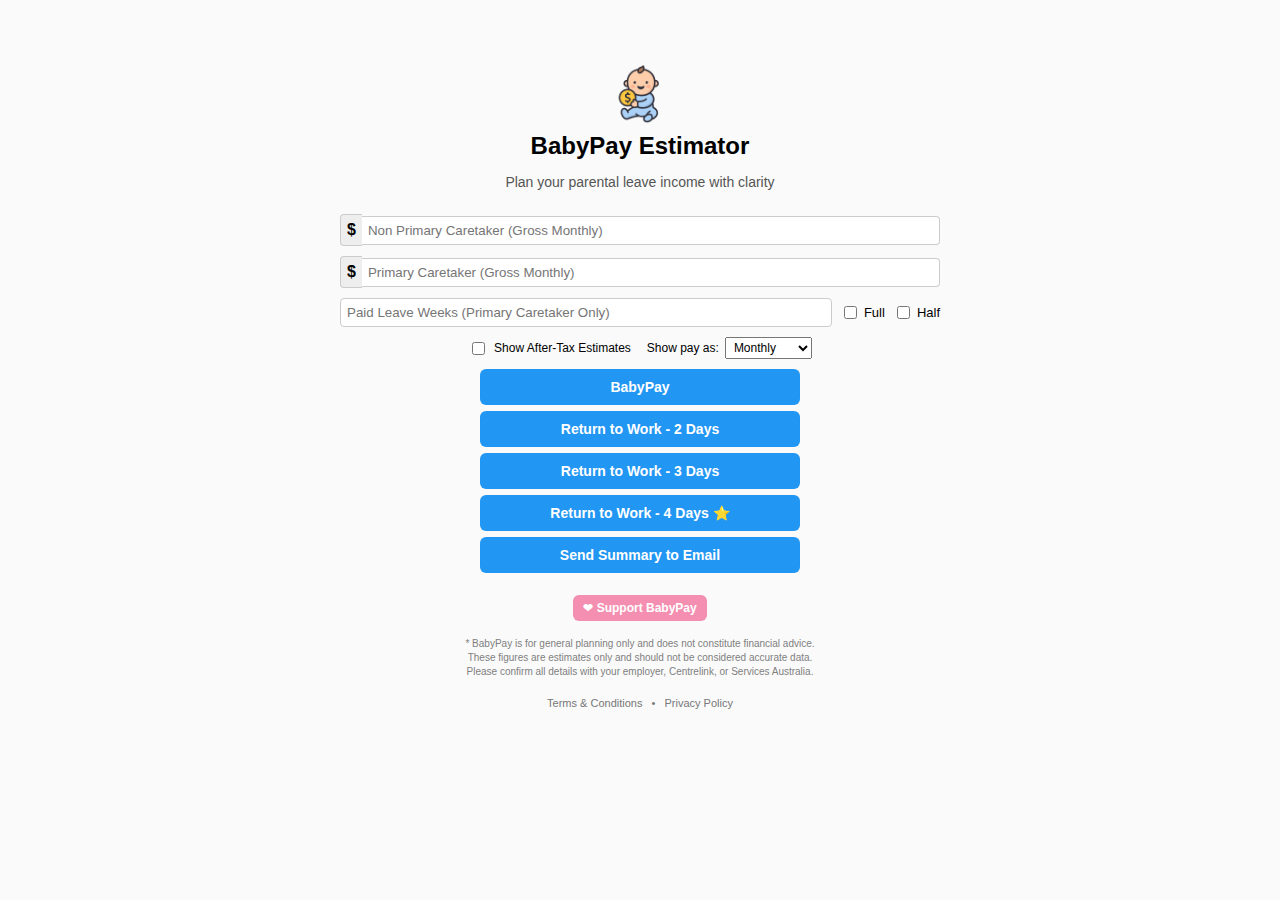
<file: index.html>
<!DOCTYPE html>
<html lang="en">
<head>
  <meta charset="UTF-8" />
  <meta name="viewport" content="width=device-width, initial-scale=1.0" />
  <title>BabyPay – Parental Leave Estimator</title>
  <link rel="icon" href="icon.png" type="image/png" />

  <!-- (Optional) Google Analytics – keep or remove as you wish -->
  <!--
  <script async src="https://www.googletagmanager.com/gtag/js?id=G-4BB529LTKE"></script>
  <script>
    window.dataLayer = window.dataLayer || [];
    function gtag(){dataLayer.push(arguments);}
    gtag('js', new Date());
    gtag('config', 'G-4BB529LTKE');
  </script>
  -->

  <style>
    body {
      font-family: Arial, sans-serif;
      max-width: 600px;
      margin: 40px auto;
      padding: 24px;
      text-align: center;
      background-color: #fafafa;
    }

    header img {
      width: 60px;
      display: block;
      margin: 0 auto 8px auto;
    }

    h1 {
      font-size: 24px;
      margin: 8px 0 4px 0;
    }

    p.subtitle {
      font-size: 14px;
      color: #555;
      margin-bottom: 24px;
    }

    .input-group {
      display: flex;
      align-items: center;
      margin-bottom: 10px;
    }

    .input-group span {
      padding: 6px;
      background-color: #eee;
      border: 1px solid #ccc;
      border-right: none;
      border-radius: 4px 0 0 4px;
      font-weight: bold;
    }

    .input-group input {
      width: 100%;
      padding: 6px;
      border: 1px solid #ccc;
      border-radius: 0 4px 4px 0;
      border-left: none;
      box-sizing: border-box;
    }

    .inline-row {
      display: flex;
      justify-content: space-between;
      align-items: center;
      gap: 8px;
      margin-bottom: 10px;
    }

    .inline-row input[type="number"] {
      flex: 1;
      padding: 6px;
      border: 1px solid #ccc;
      border-radius: 4px;
    }

    .pay-type-options {
      display: flex;
      gap: 8px;
      justify-content: center;
      font-size: 13px;
    }

    .pay-type-options label {
      display: flex;
      align-items: center;
      gap: 4px;
    }

    .tax-toggle {
      font-size: 12px;
      margin-bottom: 10px;
    }

    .tax-toggle-row {
      display: flex;
      justify-content: center;
      align-items: center;
      gap: 16px;
      flex-wrap: wrap;
    }

    .tax-toggle-row label {
      display: inline-flex;
      align-items: center;
      gap: 6px;
    }

    .tax-toggle-row select {
      padding: 2px 4px;
      font-size: 12px;
    }

    button {
      padding: 10px 16px;
      width: 100%;
      max-width: 320px;
      margin: 6px auto;
      background-color: #2196F3;
      color: white;
      border: none;
      font-weight: bold;
      border-radius: 6px;
      cursor: pointer;
      font-size: 14px;
      display: block;
    }

    button:hover {
      background-color: #1976D2;
    }

    #result {
      margin-top: 12px;
      font-size: 13px;
      text-align: left;
    }

    .disclaimer {
      font-size: 10px;
      color: gray;
      margin-top: 16px;
      line-height: 1.4;
    }

    /* Product Section */
    .product-section {
      margin-top: 18px;
      text-align: left;
      width: 100%;
      max-width: 600px;
      margin-left: auto;
      margin-right: auto;
      opacity: 0;
      transform: translateY(4px);
      display: none;
      transition: opacity 1.1s ease 0.25s, transform 1.1s ease 0.25s;
    }

    .product-section.visible {
      opacity: 1;
      transform: translateY(0);
    }

    .product-section-title {
      font-size: 12px;
      text-transform: uppercase;
      letter-spacing: 0.06em;
      color: #888;
      margin-bottom: 6px;
      text-align: left;
    }

    .product-card-list {
      display: flex;
      flex-direction: column;
      gap: 6px;
    }

    .product-card {
      display: flex;
      align-items: center;
      gap: 8px;
      padding: 8px 10px;
      border-radius: 8px;
      background-color: #ffffff;
      border: 1px solid #e5e5e5;
      font-size: 12px;
      transition: all 0.15s ease;
    }

    .product-card:hover {
      transform: translateY(-3px);
      box-shadow: 0 4px 12px rgba(0,0,0,0.12);
      border-color: #dcdcdc;
      background-color: #fafafa;
    }

    .product-card-thumb {
      width: 32px;
      height: auto;
      border-radius: 4px;
      object-fit: contain;
    }

    .product-card-title {
      font-weight: bold;
      font-size: 12px;
      margin: 0 0 2px 0;
    }

    .product-card-desc {
      font-size: 11px;
      color: #666;
      margin: 0 0 2px 0;
    }

    .product-card-link {
      font-size: 11.5px;
      color: #777;
      text-decoration: none;
    }

    .product-card-link:hover {
      color: #1976D2;
      text-decoration: underline;
    }

    .sponsor {
      margin-top: 22px;
    }

    .sponsor a {
      display: inline-block;
      background-color: #F48FB1;
      color: white;
      text-decoration: none;
      padding: 6px 10px;
      border-radius: 6px;
      font-size: 12px;
      font-weight: bold;
      transition: background-color 0.2s ease;
    }

    .sponsor a:hover {
      background-color: #EC407A;
    }

    /* Info Modal for tax breakdown */
    #userTaxModal {
      position: fixed;
      top: 0;
      left: 0;
      width: 100%;
      height: 100%;
      background: rgba(0,0,0,0.55);
      display: none;
      justify-content: center;
      align-items: center;
      z-index: 1000;
    }

    #userTaxModalContent {
      background: white;
      padding: 20px;
      border-radius: 8px;
      width: 280px;
      text-align: left;
      font-size: 13px;
    }

    .info-icon {
      cursor: pointer;
    }

    .footer-links {
      margin-top: 18px;
      font-size: 11px;
      color: #777;
    }

    .footer-links a {
      color: #777;
      text-decoration: none;
      margin: 0 6px;
    }

    .footer-links a:hover {
      text-decoration: underline;
      color: #444;
    }
  </style>
</head>

<body>
  <header>
    <img src="icon.png" alt="BabyPay Logo" />
    <h1>BabyPay Estimator</h1>
    <p class="subtitle">Plan your parental leave income with clarity</p>
  </header>

  <!-- Income inputs -->
  <div class="input-group">
    <span>$</span>
    <input id="userIncome" type="number" placeholder="Non Primary Caretaker (Gross Monthly)" />
  </div>

  <div class="input-group">
    <span>$</span>
    <input id="wifeIncome" type="number" placeholder="Primary Caretaker (Gross Monthly)" />
  </div>

  <div class="inline-row">
    <input id="paidWeeks" type="number" placeholder="Paid Leave Weeks (Primary Caretaker Only)" />
    <div class="pay-type-options">
      <label><input type="checkbox" id="fullPay"> Full</label>
      <label><input type="checkbox" id="halfPay"> Half</label>
    </div>
  </div>

  <!-- After-tax + frequency row -->
  <div class="tax-toggle">
    <div class="tax-toggle-row">
      <label>
        <input type="checkbox" id="showAfterTax" />
        <span>Show After-Tax Estimates</span>
      </label>

      <label for="payFrequency">
        Show pay as:
        <select id="payFrequency">
          <option value="monthly">Monthly</option>
          <option value="fortnightly">Fortnightly</option>
          <option value="weekly">Weekly</option>
        </select>
      </label>
    </div>
  </div>

  <!-- Action buttons -->
  <button id="calculate">BabyPay</button>
  <button id="return2">Return to Work - 2 Days</button>
  <button id="return3">Return to Work - 3 Days</button>
  <button id="return4">Return to Work - 4 Days ⭐</button>

  <!-- NEW: Send Summary button -->
  <button id="sendSummaryBtn">Send Summary to Email</button>

  <!-- Results area -->
  <div id="result"></div>

  <!-- Support + affiliate section -->
  <div class="sponsor">
    <a href="https://ko-fi.com/babypay" target="_blank">&#10084; Support BabyPay</a>
  </div>

  <div class="product-section" style="display:none;">
    <div class="product-section-title">Recommended by BabyPay (Affiliate)</div>
    <div class="product-card-list">

      <div class="product-card">
        <img src="babypaygift.png" class="product-card-thumb" alt="Baby wishlist icon" />
        <div>
          <p class="product-card-title">Amazon Baby Wishlist Creation</p>
          <p class="product-card-desc">Create a free wishlist to share with friends and family.</p>
          <a href="http://www.amazon.com.au/baby-reg" target="_blank" class="product-card-link">View on Amazon</a>
        </div>
      </div>

      <div class="product-card">
        <img src="babypaybook.png" class="product-card-thumb" alt="Barefoot Investor book icon" />
        <div>
          <p class="product-card-title">The Barefoot Investor for Families</p>
          <p class="product-card-desc">Australia’s favourite money guide for new parents.</p>
          <a href="https://amzn.to/4riY0DQ" target="_blank" class="product-card-link">View on Amazon</a>
        </div>
      </div>

      <div class="product-card">
        <img src="babypayheadphones.png" class="product-card-thumb" alt="Audible headphones icon" />
        <div>
          <p class="product-card-title">Audible Free Trial</p>
          <p class="product-card-desc">Listen during late-night feeds or pram walks.</p>
          <a href="https://www.amazon.com.au/hz/audible/mlp/membership/premiumplus" target="_blank" class="product-card-link">View on Amazon</a>
        </div>
      </div>

    </div>
  </div>

  <p class="disclaimer">
    * BabyPay is for general planning only and does not constitute financial advice.<br>
    These figures are estimates only and should not be considered accurate data.<br>
    Please confirm all details with your employer, Centrelink, or Services Australia.
  </p>

  <!-- Footer: Terms + Privacy -->
  <div class="footer-links">
    <a href="terms.html">Terms &amp; Conditions</a> •
    <a href="privacy.html">Privacy Policy</a>
  </div>

  <!-- Tax Breakdown Modal -->
  <div id="userTaxModal">
    <div id="userTaxModalContent"></div>
  </div>

  <!-- NEW: Send Summary Modal -->
  <div id="sendSummaryModal" style="
    display:none;
    position:fixed;
    inset:0;
    background:rgba(0,0,0,0.55);
    justify-content:center;
    align-items:center;
    z-index:9999;
  ">
    <div style="
      background:#fff;
      padding:20px;
      border-radius:10px;
      width:320px;
      max-width:90%;
      text-align:left;
      box-shadow:0 6px 18px rgba(0,0,0,0.18);
    ">
      <h3 style="margin-top:0;">Send this BabyPay summary</h3>
      <p style="font-size:13px; margin-bottom:10px;">
        Enter your email and we’ll send you this summary and subscribe you to BabyPay updates.
      </p>

      <form id="sendSummaryForm">
        <input
          type="email"
          id="summaryEmail"
          name="email"
          placeholder="you@example.com"
          required
          style="width:100%; padding:8px; margin-bottom:6px; box-sizing:border-box;"
        />
        <small style="display:block; font-size:11px; color:#666; margin-bottom:8px;">
          You’ll get this summary and occasional BabyPay emails. Unsubscribe anytime.
        </small>
        <button type="submit" style="width:100%; padding:10px;">
          Send my summary
        </button>
      </form>

      <button
        id="closeSummaryModal"
        style="margin-top:8px; width:100%; background:#ccc; border:none; padding:8px; color:#000;"
      >
        Cancel
      </button>
    </div>
  </div>

  <!-- Frontend wiring for Send Summary -->
  <script>
  document.addEventListener("DOMContentLoaded", () => {
    const sendBtn = document.getElementById("sendSummaryBtn");
    const modal = document.getElementById("sendSummaryModal");
    const closeBtn = document.getElementById("closeSummaryModal");
    const form = document.getElementById("sendSummaryForm");
    const resultEl = document.getElementById("result");

    if (!sendBtn || !modal || !closeBtn || !form || !resultEl) {
      return;
    }

    // Open modal only if there is a summary
    sendBtn.addEventListener("click", () => {
      const summaryText = resultEl.innerText.trim();
      if (!summaryText) {
        alert("Run BabyPay first so we have a summary to send.");
        return;
      }
      modal.style.display = "flex";
    });

    // Close modal
    const closeModal = () => {
      modal.style.display = "none";
    };

    closeBtn.addEventListener("click", closeModal);
    modal.addEventListener("click", (e) => {
      if (e.target === modal) closeModal();
    });

    // Handle submit: send to Cloudflare Worker backend
    form.addEventListener("submit", async (e) => {
      e.preventDefault();

      const email = document.getElementById("summaryEmail").value.trim();
      const summaryText = resultEl.innerText.trim();

      if (!email || !summaryText) {
        alert("Missing email or summary.");
        return;
      }

      try {
        const response = await fetch("https://ancient-forest-4a66.phrasesmedia.workers.dev/send-summary", {
          method: "POST",
          headers: { "Content-Type": "application/json" },
          body: JSON.stringify({
            email,
            summary: summaryText,
            source: "babypay-summary"
          })
        });

        if (!response.ok) {
          throw new Error("Request failed");
        }

        alert("Summary on the way! Please check your inbox.");
        closeModal();
        form.reset();
      } catch (err) {
        console.error(err);
        alert("Sorry, something went wrong sending your summary. Please try again later.");
      }
    });
  });
  </script>

  <!-- Scripts -->
  <script src="popup.js"></script>
  <!-- calendar-pdf.js removed now that we use email summaries instead -->
</body>
</html>
</file>
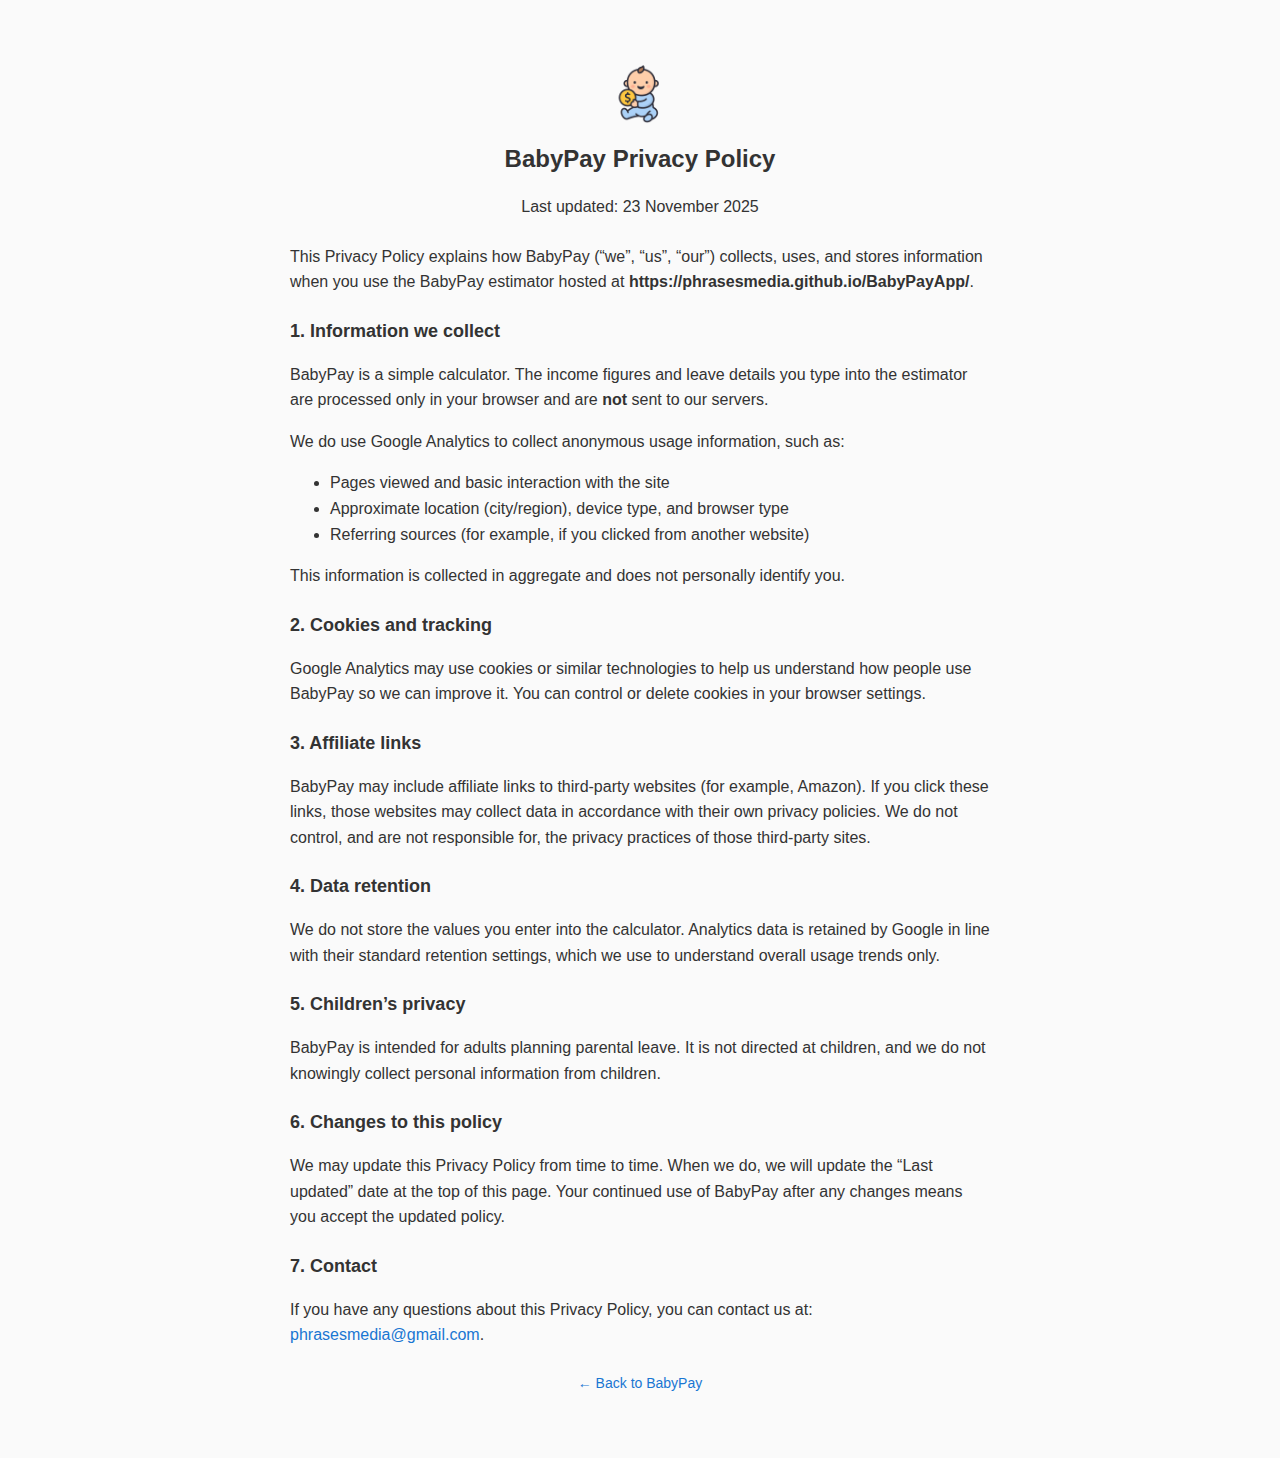
<file: privacy.html>
<!DOCTYPE html>
<html lang="en">
<head>
  <meta charset="UTF-8" />
  <meta name="viewport" content="width=device-width, initial-scale=1.0" />
  <title>BabyPay – Privacy Policy</title>
  <link rel="icon" href="icon.png" type="image/png" />
  <style>
    body {
      font-family: Arial, sans-serif;
      max-width: 700px;
      margin: 40px auto;
      padding: 24px;
      background-color: #fafafa;
      color: #333;
      line-height: 1.6;
    }
    header {
      text-align: center;
      margin-bottom: 24px;
    }
    header img {
      width: 60px;
    }
    h1 {
      font-size: 24px;
      margin: 8px 0 4px 0;
      text-align: center;
    }
    h2 {
      font-size: 18px;
      margin-top: 22px;
    }
    a {
      color: #1976D2;
      text-decoration: none;
    }
    a:hover {
      text-decoration: underline;
    }
    .back-link {
      margin-top: 24px;
      text-align: center;
      font-size: 14px;
    }
  </style>
</head>
<body>
  <header>
    <img src="icon.png" alt="BabyPay Logo" />
    <h1>BabyPay Privacy Policy</h1>
    <p>Last updated: 23 November 2025</p>
  </header>

  <p>
    This Privacy Policy explains how BabyPay (“we”, “us”, “our”) collects, uses, and stores
    information when you use the BabyPay estimator hosted at
    <strong>https://phrasesmedia.github.io/BabyPayApp/</strong>.
  </p>

  <h2>1. Information we collect</h2>
  <p>
    BabyPay is a simple calculator. The income figures and leave details you type into the
    estimator are processed only in your browser and are <strong>not</strong> sent to our servers.
  </p>
  <p>
    We do use Google Analytics to collect anonymous usage information, such as:
  </p>
  <ul>
    <li>Pages viewed and basic interaction with the site</li>
    <li>Approximate location (city/region), device type, and browser type</li>
    <li>Referring sources (for example, if you clicked from another website)</li>
  </ul>
  <p>
    This information is collected in aggregate and does not personally identify you.
  </p>

  <h2>2. Cookies and tracking</h2>
  <p>
    Google Analytics may use cookies or similar technologies to help us understand how people
    use BabyPay so we can improve it. You can control or delete cookies in your browser settings.
  </p>

  <h2>3. Affiliate links</h2>
  <p>
    BabyPay may include affiliate links to third-party websites (for example, Amazon).
    If you click these links, those websites may collect data in accordance with their own
    privacy policies. We do not control, and are not responsible for, the privacy practices of
    those third-party sites.
  </p>

  <h2>4. Data retention</h2>
  <p>
    We do not store the values you enter into the calculator. Analytics data is retained by
    Google in line with their standard retention settings, which we use to understand
    overall usage trends only.
  </p>

  <h2>5. Children’s privacy</h2>
  <p>
    BabyPay is intended for adults planning parental leave. It is not directed at children, and we
    do not knowingly collect personal information from children.
  </p>

  <h2>6. Changes to this policy</h2>
  <p>
    We may update this Privacy Policy from time to time. When we do, we will update the
    “Last updated” date at the top of this page. Your continued use of BabyPay after any changes
    means you accept the updated policy.
  </p>

  <h2>7. Contact</h2>
  <p>
    If you have any questions about this Privacy Policy, you can contact us at:
    <a href="mailto:phrasesmedia@gmail.com">phrasesmedia@gmail.com</a>.
  </p>

  <div class="back-link">
    <a href="index.html">← Back to BabyPay</a>
  </div>
</body>
</html>
</file>
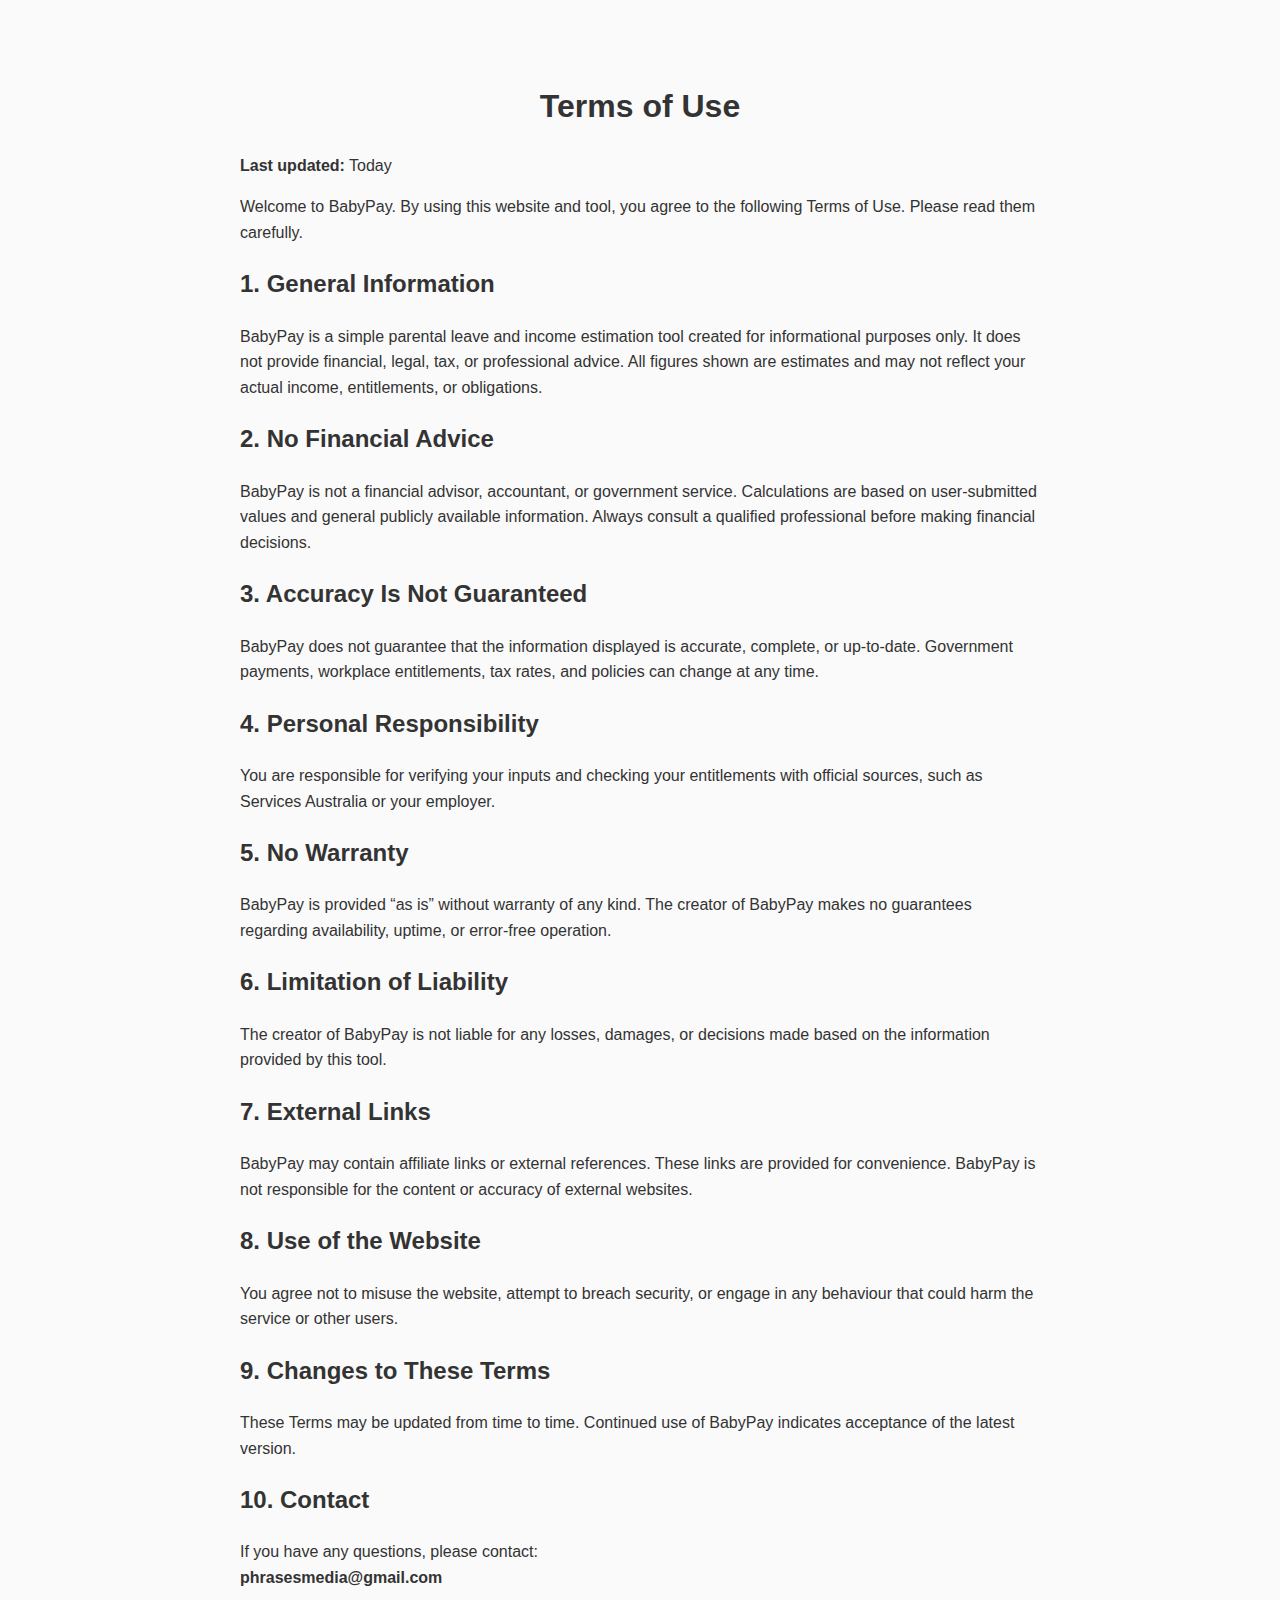
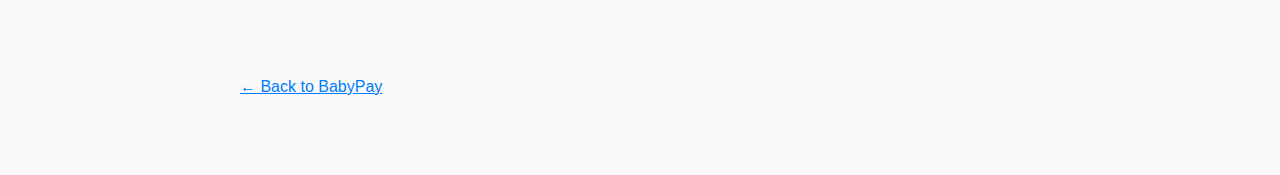
<file: terms.html>
<!DOCTYPE html>
<html lang="en">
<head>
  <meta charset="UTF-8">
  <meta name="viewport" content="width=device-width, initial-scale=1.0">
  <title>Terms of Use – BabyPay</title>
  <style>
    body {
      font-family: Arial, sans-serif;
      max-width: 800px;
      margin: 40px auto;
      padding: 20px;
      line-height: 1.6;
      background: #fafafa;
      color: #333;
    }
    h1 {
      text-align: center;
      margin-bottom: 20px;
    }
    a {
      color: #007BFF;
    }
  </style>
</head>
<body>

<h1>Terms of Use</h1>
<p><strong>Last updated:</strong> Today</p>

<p>Welcome to BabyPay. By using this website and tool, you agree to the following Terms of Use. Please read them carefully.</p>

<h2>1. General Information</h2>
<p>BabyPay is a simple parental leave and income estimation tool created for informational purposes only. It does not provide financial, legal, tax, or professional advice. All figures shown are estimates and may not reflect your actual income, entitlements, or obligations.</p>

<h2>2. No Financial Advice</h2>
<p>BabyPay is not a financial advisor, accountant, or government service. Calculations are based on user-submitted values and general publicly available information. Always consult a qualified professional before making financial decisions.</p>

<h2>3. Accuracy Is Not Guaranteed</h2>
<p>BabyPay does not guarantee that the information displayed is accurate, complete, or up-to-date. Government payments, workplace entitlements, tax rates, and policies can change at any time.</p>

<h2>4. Personal Responsibility</h2>
<p>You are responsible for verifying your inputs and checking your entitlements with official sources, such as Services Australia or your employer.</p>

<h2>5. No Warranty</h2>
<p>BabyPay is provided “as is” without warranty of any kind. The creator of BabyPay makes no guarantees regarding availability, uptime, or error-free operation.</p>

<h2>6. Limitation of Liability</h2>
<p>The creator of BabyPay is not liable for any losses, damages, or decisions made based on the information provided by this tool.</p>

<h2>7. External Links</h2>
<p>BabyPay may contain affiliate links or external references. These links are provided for convenience. BabyPay is not responsible for the content or accuracy of external websites.</p>

<h2>8. Use of the Website</h2>
<p>You agree not to misuse the website, attempt to breach security, or engage in any behaviour that could harm the service or other users.</p>

<h2>9. Changes to These Terms</h2>
<p>These Terms may be updated from time to time. Continued use of BabyPay indicates acceptance of the latest version.</p>

<h2>10. Contact</h2>
<p>If you have any questions, please contact:<br>
<strong>phrasesmedia@gmail.com</strong></p>

<br><br>
<p><a href="index.html">← Back to BabyPay</a></p>

</body>
</html>
</file>
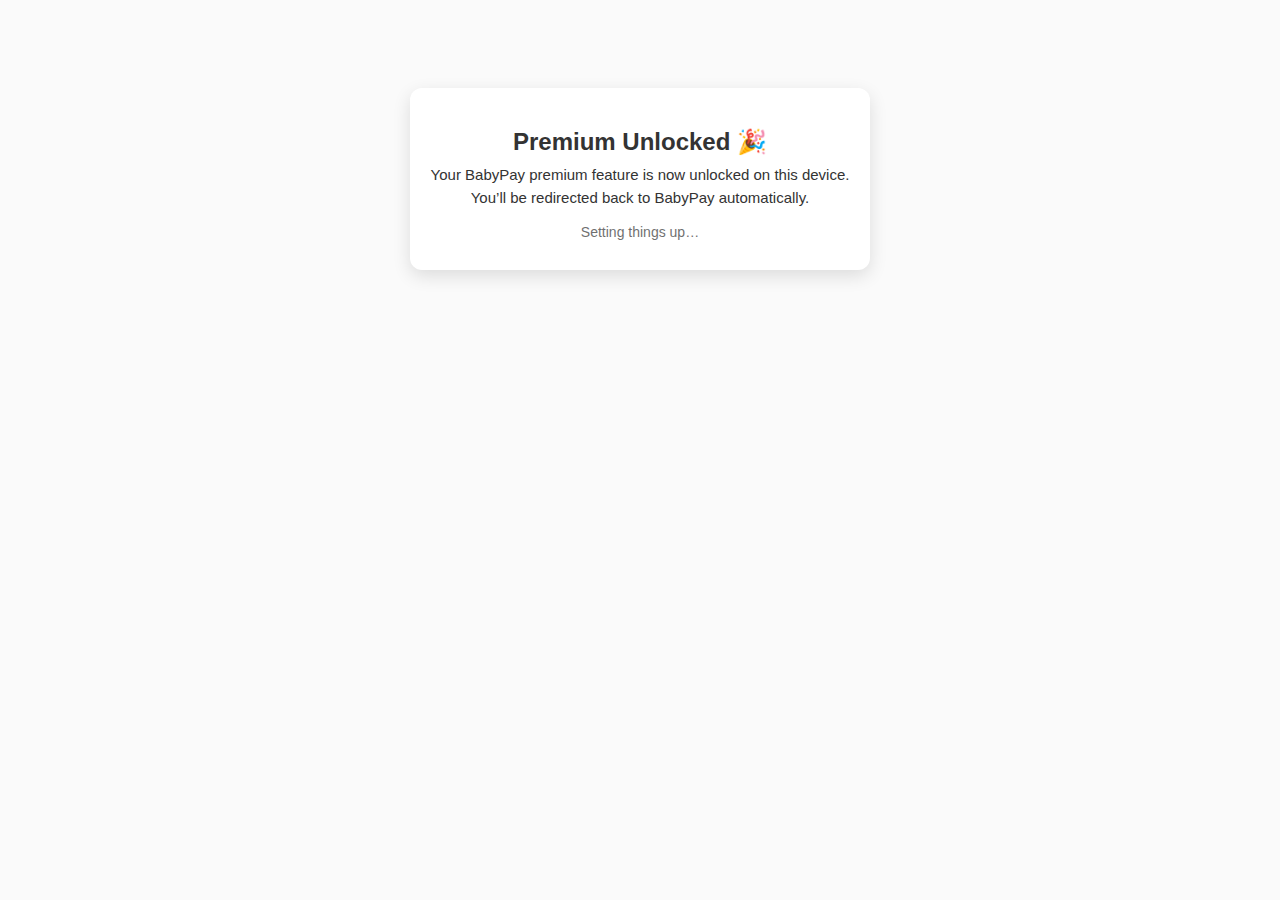
<file: unlocked.html>
<!DOCTYPE html>
<html lang="en">
<head>
  <meta charset="UTF-8" />
  <title>BabyPay – Premium Unlocked 🎉</title>
  <meta name="viewport" content="width=device-width, initial-scale=1.0" />

  <style>
    body {
      font-family: Arial, sans-serif;
      text-align: center;
      padding: 40px 18px;
      background: #fafafa;
      color: #333;
    }

    h1 {
      font-size: 24px;
      margin-bottom: 10px;
    }

    p {
      font-size: 15px;
      margin: 6px 0;
    }

    .card {
      background: white;
      padding: 24px 20px;
      border-radius: 12px;
      max-width: 420px;
      margin: 40px auto;
      box-shadow: 0 6px 18px rgba(0,0,0,0.12);
    }

    .loading {
      margin-top: 18px;
      font-size: 14px;
      opacity: 0.7;
    }
  </style>
</head>

<body>
  <div class="card">
    <h1>Premium Unlocked 🎉</h1>

    <p>Your BabyPay premium feature is now unlocked on this device.</p>
    <p>You’ll be redirected back to BabyPay automatically.</p>

    <p class="loading">Setting things up…</p>
  </div>

  <script>
    // Store the unlock flag in browser storage
    localStorage.setItem("bp_unlocked", "true");

    // Redirect back to your main BabyPay estimator
    // Update this if your main file has a different name.
    setTimeout(() => {
      window.location.href = "index.html";
      // If your main page is named something else,
      // change to: window.location.href = "YOURFILE.html";
    }, 1200);
  </script>
</body>
</html>
</file>
